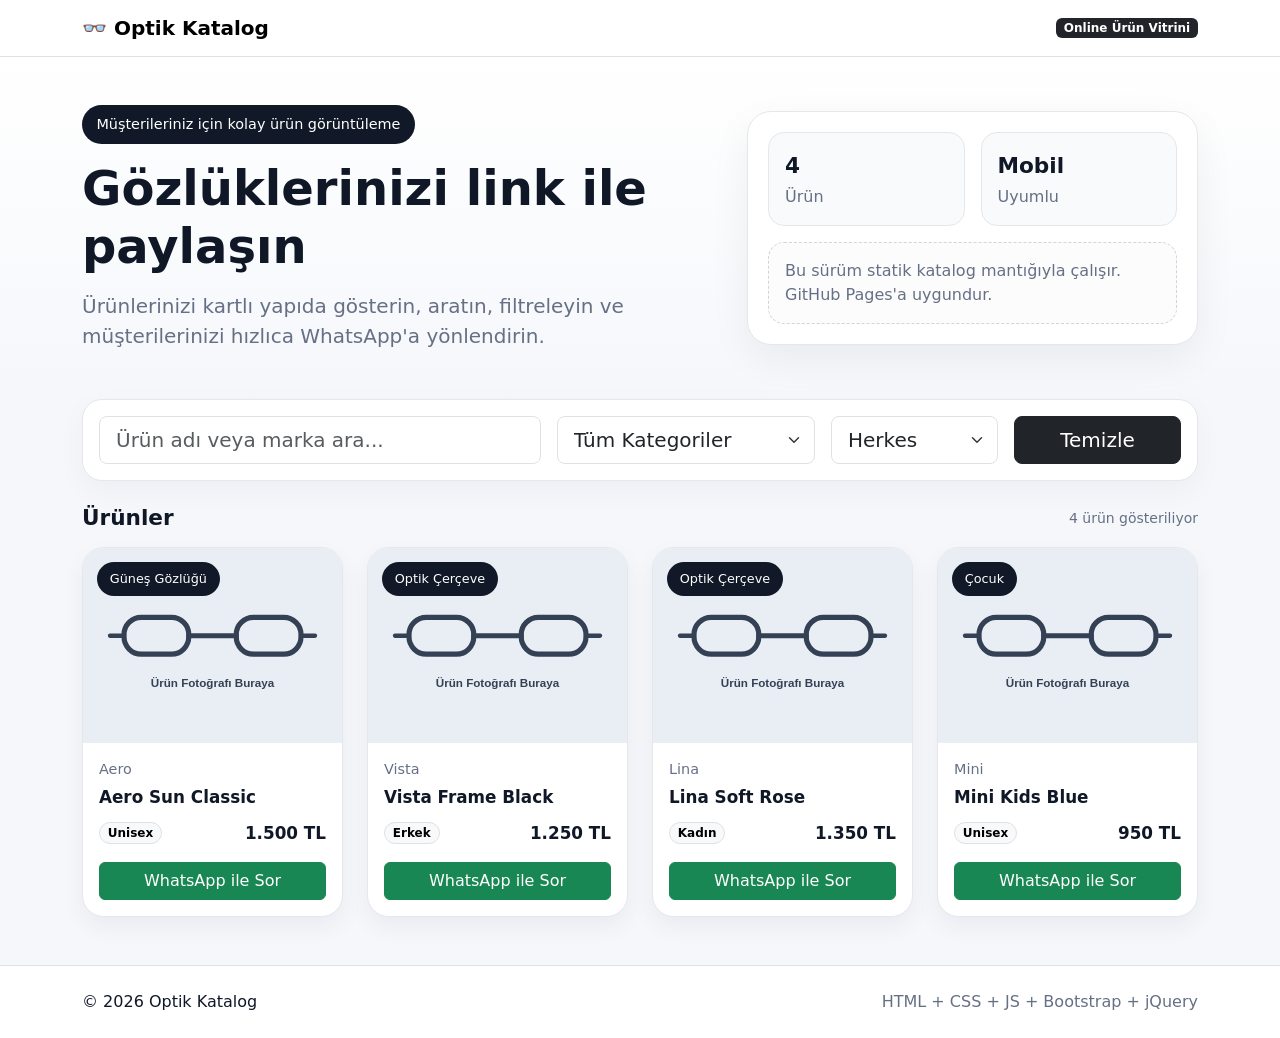
<file: optik-static-site/index.html>
<!DOCTYPE html>
<html lang="tr">
<head>
  <meta charset="UTF-8" />
  <meta name="viewport" content="width=device-width, initial-scale=1.0" />
  <title>Optik Katalog</title>
  <meta name="description" content="Optik mağazası ürün kataloğu" />
  <link href="https://cdn.jsdelivr.net/npm/bootstrap@5.3.3/dist/css/bootstrap.min.css" rel="stylesheet">
  <link rel="stylesheet" href="css/style.css" />
</head>
<body>
  <nav class="navbar navbar-expand-lg bg-white border-bottom sticky-top">
    <div class="container">
      <a class="navbar-brand fw-bold" href="#">👓 Optik Katalog</a>
      <span class="badge text-bg-dark">Online Ürün Vitrini</span>
    </div>
  </nav>

  <header class="hero-section py-5">
    <div class="container">
      <div class="row align-items-center g-4">
        <div class="col-lg-7">
          <span class="hero-badge">Müşterileriniz için kolay ürün görüntüleme</span>
          <h1 class="display-5 fw-bold mt-3">Gözlüklerinizi link ile paylaşın</h1>
          <p class="lead text-secondary mt-3 mb-0">
            Ürünlerinizi kartlı yapıda gösterin, aratın, filtreleyin ve müşterilerinizi hızlıca WhatsApp'a yönlendirin.
          </p>
        </div>
        <div class="col-lg-5">
          <div class="hero-card">
            <div class="row g-3">
              <div class="col-6">
                <div class="mini-stat">
                  <strong id="totalCount">0</strong>
                  <span>Ürün</span>
                </div>
              </div>
              <div class="col-6">
                <div class="mini-stat">
                  <strong>Mobil</strong>
                  <span>Uyumlu</span>
                </div>
              </div>
              <div class="col-12">
                <div class="mini-note">
                  Bu sürüm statik katalog mantığıyla çalışır. GitHub Pages'a uygundur.
                </div>
              </div>
            </div>
          </div>
        </div>
      </div>
    </div>
  </header>

  <main class="pb-5">
    <div class="container">
      <section class="filter-bar mb-4">
        <div class="row g-3">
          <div class="col-lg-5">
            <input type="text" id="searchInput" class="form-control form-control-lg" placeholder="Ürün adı veya marka ara..." />
          </div>
          <div class="col-lg-3">
            <select id="categoryFilter" class="form-select form-select-lg">
              <option value="">Tüm Kategoriler</option>
            </select>
          </div>
          <div class="col-lg-2">
            <select id="genderFilter" class="form-select form-select-lg">
              <option value="">Herkes</option>
              <option value="Kadın">Kadın</option>
              <option value="Erkek">Erkek</option>
              <option value="Unisex">Unisex</option>
            </select>
          </div>
          <div class="col-lg-2">
            <button id="resetFilters" class="btn btn-dark btn-lg w-100">Temizle</button>
          </div>
        </div>
      </section>

      <div class="d-flex justify-content-between align-items-center mb-3">
        <h2 class="section-title mb-0">Ürünler</h2>
        <div id="resultText" class="text-secondary small"></div>
      </div>

      <div class="row g-4" id="productList"></div>

      <div id="emptyState" class="empty-state d-none">
        <div class="empty-box">
          <h3>Ürün bulunamadı</h3>
          <p>Arama veya filtreleri değiştirip tekrar deneyin.</p>
        </div>
      </div>
    </div>
  </main>

  <footer class="footer py-4 border-top bg-white">
    <div class="container d-flex flex-column flex-md-row justify-content-between gap-2">
      <div>© 2026 Optik Katalog</div>
      <div class="text-secondary">HTML + CSS + JS + Bootstrap + jQuery</div>
    </div>
  </footer>

  <script src="https://code.jquery.com/jquery-3.7.1.min.js"></script>
  <script src="js/app.js"></script>
</body>
</html>
</file>
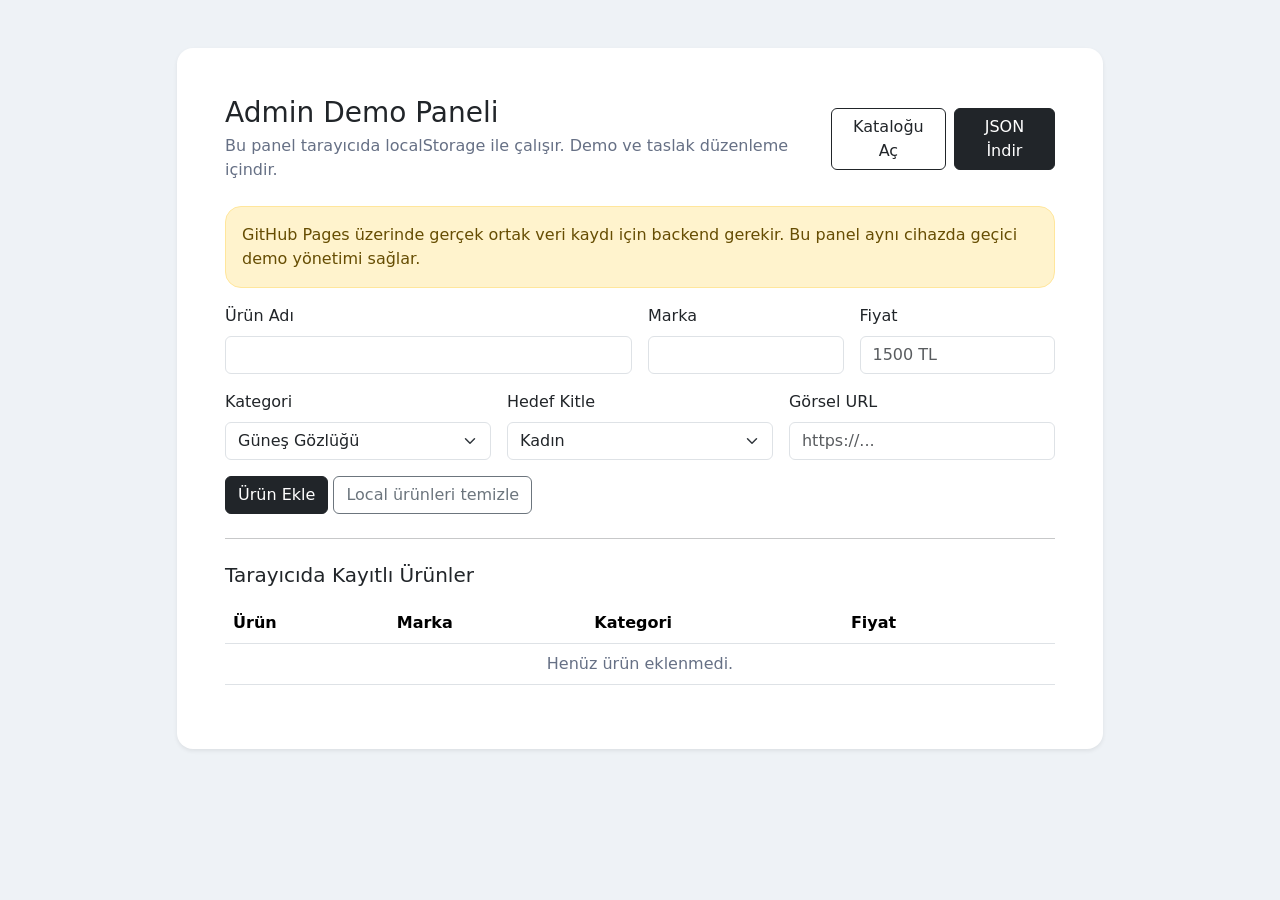
<file: optik-static-site/admin.html>
<!DOCTYPE html>
<html lang="tr">
<head>
  <meta charset="UTF-8" />
  <meta name="viewport" content="width=device-width, initial-scale=1.0" />
  <title>Optik Admin Demo</title>
  <link href="https://cdn.jsdelivr.net/npm/bootstrap@5.3.3/dist/css/bootstrap.min.css" rel="stylesheet">
  <link rel="stylesheet" href="css/style.css" />
</head>
<body class="admin-page">
  <div class="container py-5">
    <div class="row justify-content-center">
      <div class="col-xl-10">
        <div class="card shadow-sm border-0 rounded-4 overflow-hidden">
          <div class="card-body p-4 p-lg-5">
            <div class="d-flex flex-column flex-lg-row justify-content-between align-items-lg-center gap-3 mb-4">
              <div>
                <h1 class="h3 mb-1">Admin Demo Paneli</h1>
                <p class="text-secondary mb-0">Bu panel tarayıcıda localStorage ile çalışır. Demo ve taslak düzenleme içindir.</p>
              </div>
              <div class="d-flex gap-2">
                <a href="index.html" class="btn btn-outline-dark">Kataloğu Aç</a>
                <button id="downloadJson" class="btn btn-dark">JSON İndir</button>
              </div>
            </div>

            <div class="alert alert-warning rounded-4">
              GitHub Pages üzerinde gerçek ortak veri kaydı için backend gerekir. Bu panel aynı cihazda geçici demo yönetimi sağlar.
            </div>

            <form id="productForm" class="row g-3">
              <div class="col-md-6">
                <label class="form-label">Ürün Adı</label>
                <input type="text" class="form-control" id="name" required>
              </div>
              <div class="col-md-3">
                <label class="form-label">Marka</label>
                <input type="text" class="form-control" id="brand" required>
              </div>
              <div class="col-md-3">
                <label class="form-label">Fiyat</label>
                <input type="text" class="form-control" id="price" placeholder="1500 TL" required>
              </div>
              <div class="col-md-4">
                <label class="form-label">Kategori</label>
                <select class="form-select" id="category" required>
                  <option value="Güneş Gözlüğü">Güneş Gözlüğü</option>
                  <option value="Optik Çerçeve">Optik Çerçeve</option>
                  <option value="Çocuk">Çocuk</option>
                </select>
              </div>
              <div class="col-md-4">
                <label class="form-label">Hedef Kitle</label>
                <select class="form-select" id="gender" required>
                  <option value="Kadın">Kadın</option>
                  <option value="Erkek">Erkek</option>
                  <option value="Unisex">Unisex</option>
                </select>
              </div>
              <div class="col-md-4">
                <label class="form-label">Görsel URL</label>
                <input type="url" class="form-control" id="image" placeholder="https://...">
              </div>
              <div class="col-12">
                <button class="btn btn-dark" type="submit">Ürün Ekle</button>
                <button class="btn btn-outline-secondary" type="button" id="clearLocal">Local ürünleri temizle</button>
              </div>
            </form>

            <hr class="my-4">

            <h2 class="h5 mb-3">Tarayıcıda Kayıtlı Ürünler</h2>
            <div class="table-responsive">
              <table class="table align-middle">
                <thead>
                  <tr>
                    <th>Ürün</th>
                    <th>Marka</th>
                    <th>Kategori</th>
                    <th>Fiyat</th>
                    <th></th>
                  </tr>
                </thead>
                <tbody id="adminTable"></tbody>
              </table>
            </div>
          </div>
        </div>
      </div>
    </div>
  </div>

  <script src="https://code.jquery.com/jquery-3.7.1.min.js"></script>
  <script src="js/admin.js"></script>
</body>
</html>
</file>
<file: optik-static-site/css/style.css>
:root{
  --bg:#f5f7fb;
  --card:#ffffff;
  --text:#101828;
  --muted:#667085;
  --line:#e5e7eb;
}

body{
  background:var(--bg);
  color:var(--text);
  font-family:Inter,system-ui,-apple-system,BlinkMacSystemFont,"Segoe UI",sans-serif;
}

.hero-section{
  background:linear-gradient(180deg,#ffffff 0%,#f5f7fb 100%);
}

.hero-badge{
  display:inline-flex;
  padding:.55rem .9rem;
  border-radius:999px;
  background:#111827;
  color:#fff;
  font-size:.9rem;
}

.hero-card{
  background:var(--card);
  border:1px solid var(--line);
  border-radius:1.5rem;
  padding:1.25rem;
  box-shadow:0 14px 40px rgba(16,24,40,.06);
}

.mini-stat{
  background:#f8fafc;
  border:1px solid var(--line);
  border-radius:1rem;
  padding:1rem;
  display:flex;
  flex-direction:column;
  gap:.15rem;
  min-height:94px;
  justify-content:center;
}

.mini-stat strong{
  font-size:1.35rem;
}

.mini-stat span,
.mini-note,
.text-secondary{
  color:var(--muted)!important;
}

.mini-note{
  background:#fcfcfd;
  border:1px dashed #d0d5dd;
  border-radius:1rem;
  padding:1rem;
}

.filter-bar{
  background:#fff;
  border:1px solid var(--line);
  border-radius:1.25rem;
  padding:1rem;
  box-shadow:0 10px 30px rgba(16,24,40,.04);
}

.section-title{
  font-size:1.35rem;
  font-weight:700;
}

.product-card{
  background:#fff;
  border:1px solid var(--line);
  border-radius:1.35rem;
  overflow:hidden;
  box-shadow:0 10px 24px rgba(16,24,40,.05);
  height:100%;
}

.product-image-wrap{
  position:relative;
  aspect-ratio: 4 / 3;
  overflow:hidden;
  background:#eef2f6;
}

.product-image{
  width:100%;
  height:100%;
  object-fit:cover;
  display:block;
}

.product-badge{
  position:absolute;
  top:14px;
  left:14px;
  background:#111827;
  color:#fff;
  padding:.45rem .8rem;
  border-radius:999px;
  font-size:.8rem;
}

.product-content{
  padding:1rem;
}

.product-brand{
  font-size:.9rem;
  color:var(--muted);
  margin-bottom:.3rem;
}

.product-title{
  font-size:1.05rem;
  font-weight:700;
  margin-bottom:.65rem;
}

.product-meta{
  display:flex;
  justify-content:space-between;
  align-items:center;
  margin-bottom:1rem;
  gap:1rem;
}

.product-price{
  font-weight:800;
  font-size:1.05rem;
}

.empty-state{
  padding:3rem 0 1rem;
}

.empty-box{
  background:#fff;
  border:1px dashed #d0d5dd;
  border-radius:1.25rem;
  text-align:center;
  padding:2rem;
}

.admin-page{
  background:#eef2f6;
}

@media (max-width: 767.98px){
  .hero-section{
    padding-top:2rem!important;
    padding-bottom:2rem!important;
  }
}
</file>
